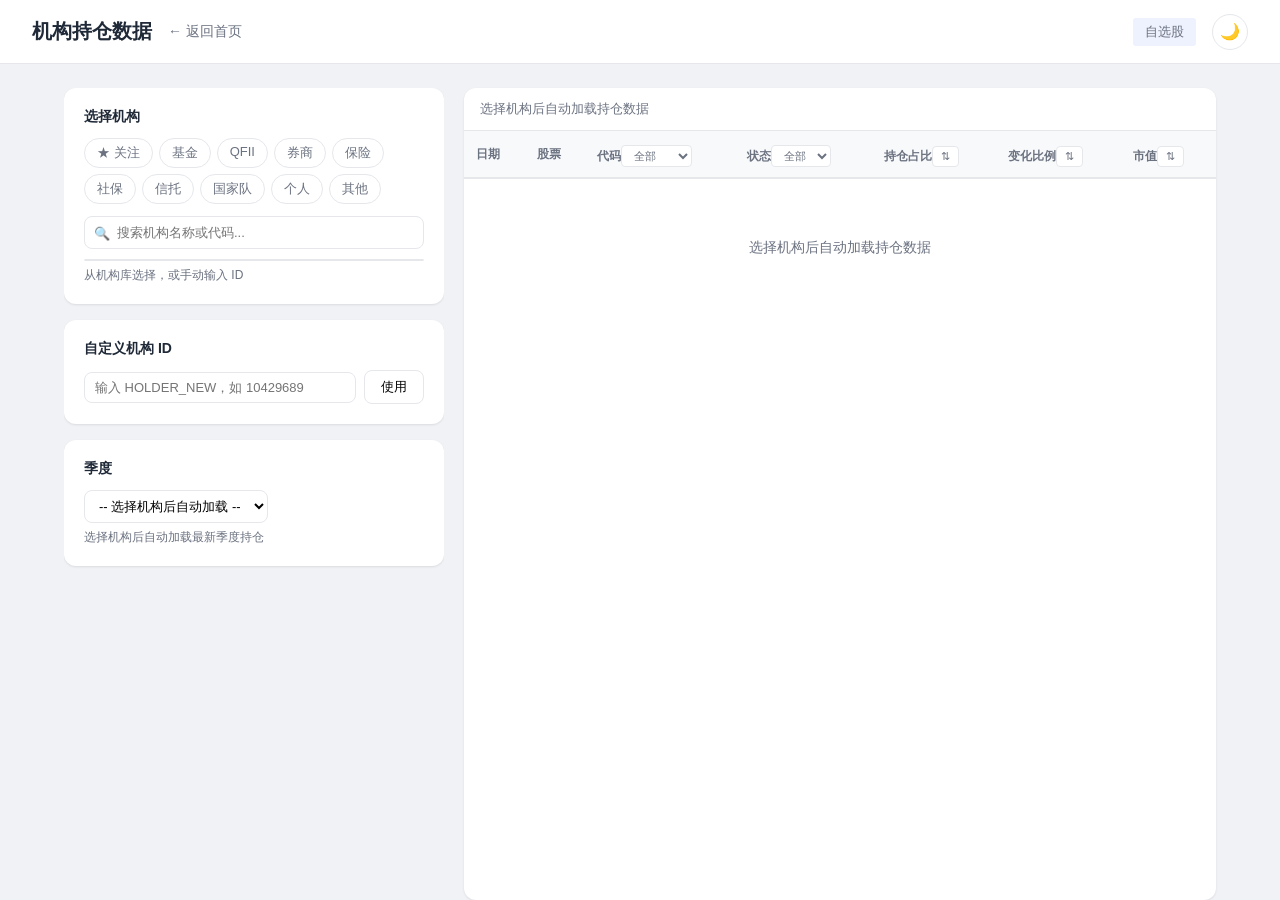
<file: Institutional_Holdings.html>
<!doctype html>
<html lang="zh">
<head>
    <meta charset="UTF-8" />
    <meta name="viewport" content="width=device-width, initial-scale=1.0" />
    <title>机构持仓下载器</title>
    <link rel="stylesheet" href="common.css" />
    <style>
        /* ---- Type tabs ---- */
        .type-tabs { display: flex; flex-wrap: wrap; gap: 6px; margin-bottom: 12px; }
        .type-tab {
            padding: 5px 12px; border-radius: 20px; border: 1px solid var(--border);
            background: var(--card); font-size: 13px; cursor: pointer;
            transition: all .15s; color: var(--text2);
        }
        .type-tab:hover { border-color: var(--primary); color: var(--primary); }
        .type-tab.active { background: var(--primary); color: #fff; border-color: var(--primary); }

        /* ---- Search ---- */
        .search-wrap { position: relative; margin-bottom: 10px; }
        .search-wrap input { width: 100%; padding: 8px 12px 8px 32px; }
        .search-wrap::before {
            content: "🔍"; position: absolute; left: 10px; top: 50%;
            transform: translateY(-50%); font-size: 13px; pointer-events: none;
        }

        /* ---- Holder list ---- */
        .holder-list {
            border: 1px solid var(--border); border-radius: 8px;
            max-height: 260px; overflow-y: auto; font-size: 13px;
        }
        .holder-list .item {
            padding: 8px 12px; cursor: pointer; border-bottom: 1px solid var(--border);
            display: flex; align-items: center; transition: background .1s;
        }
        .holder-list .item:last-child { border-bottom: none; }
        .holder-list .item:hover { background: var(--primary-light); }
        .holder-list .item.selected { background: var(--primary); color: #fff; }
        .holder-list .item .id {
            font-size: 12px; color: var(--text2); flex-shrink: 0; margin-left: 8px;
        }
        .holder-list .item.selected .id { color: rgba(255,255,255,.7); }
        .holder-list .item.selected .type-badge {
            background: rgba(255,255,255,.2); color: rgba(255,255,255,.85);
        }
        .holder-list .name {
            overflow: hidden; text-overflow: ellipsis; white-space: nowrap;
            flex: 1; min-width: 0;
        }
        .holder-list .item:hover .name {
            overflow: visible; white-space: normal; word-break: break-word;
            position: relative; z-index: 1;
        }

        /* ---- Custom row ---- */
        .custom-row { display: flex; gap: 8px; align-items: center; }
        .custom-row input { flex: 1; }

        /* ---- Actions ---- */
        .actions { display: flex; gap: 8px; flex-wrap: wrap; align-items: center; }
        .actions select { min-width: 140px; }

        /* ---- Chart section ---- */
        .chart-section { border-bottom: 1px solid var(--border); flex-shrink: 0; display: none; }
        .chart-section.open { display: block; }

        /* ---- Table filters ---- */
        th .col-filter { display: inline-flex; align-items: center; gap: 4px; margin-top: 4px; }
        th .col-filter select, th .col-filter button {
            padding: 3px 8px; font-size: 11px; border-radius: 4px;
            border: 1px solid var(--border); background: var(--input-bg);
            cursor: pointer; color: var(--text2);
        }
        th .col-filter select { outline: none; max-width: 80px; }
        th .col-filter select:focus { border-color: var(--primary); }
        th .col-filter button:hover { border-color: var(--primary); color: var(--primary); }
        th .col-filter button.active { background: var(--primary); color: #fff; border-color: var(--primary); }

        /* ---- Toast ---- */
        .toast {
            position: fixed; bottom: 24px; left: 50%; transform: translateX(-50%);
            background: var(--primary); color: #fff; padding: 8px 20px;
            border-radius: 8px; font-size: 13px; z-index: 999;
            opacity: 0; transition: opacity .3s; pointer-events: none;
        }
        .toast.show { opacity: 1; }

        /* ---- Mobile toggle button ---- */
        .panel-toggle {
            display: none;
            padding: 8px 16px;
            background: var(--card);
            border-bottom: 1px solid var(--border);
            font-size: 13px;
            cursor: pointer;
            color: var(--primary);
            text-align: center;
        }

        /* ---- Mobile quarter selector (hidden on desktop) ---- */
        .mobile-quarter {
            display: none;
        }

        /* ---- Mobile responsive ---- */
        @media (max-width: 768px) {
            .header {
                padding: 12px 16px;
                height: 52px;
                gap: 10px;
            }
            .header h1 { font-size: 16px; }
            .main {
                flex-direction: column;
                height: calc(100vh - 52px);
                overflow: hidden;
                padding: 0 !important;
            }
            .panel {
                width: 100%;
                overflow: visible;
                max-height: none;
            }
            .panel.collapsed .card {
                display: none;
            }
            .panel.collapsed .card:first-child {
                display: block;
            }
            .panel.collapsed .card:first-child .type-tabs,
            .panel.collapsed .card:first-child .search-wrap,
            .panel.collapsed .card:first-child .holder-list,
            .panel.collapsed .card:first-child .hint {
                display: none;
            }
            .panel-toggle {
                display: block;
            }
            .mobile-quarter {
                display: block;
            }
            .mobile-quarter select {
                font-size: 12px;
                padding: 3px 8px;
            }
            .content {
                border-radius: 0 !important;
                border-top: 1px solid var(--border);
                min-height: 0;
            }
            .table-wrap {
                overflow-x: auto;
            }
            .chart-container {
                height: 350px;
            }
            .holder-list {
                max-height: 200px;
            }
        }
    </style>
</head>
<body>

<div class="header">
    <h1>机构持仓数据</h1>
    <a href="index.html">← 返回首页</a>
    <div style="flex:1"></div>
    <a href="watchlist.html" class="type-badge" style="font-size:13px;padding:5px 12px">自选股</a>
    <button class="theme-btn" onclick="toggleTheme()" id="themeBtn" title="切换主题"></button>
</div>

<div class="main">
    <div class="panel-toggle" id="panelToggle" onclick="togglePanel()">
        ▼ 展开筛选面板
    </div>
    <!-- left panel -->
    <div class="panel">
        <div class="card">
            <div class="card-title">选择机构</div>
            <div class="type-tabs" id="typeTabs">
                <div class="type-tab" data-type="fav" onclick="showFavorites(this)">★ 关注</div>
            </div>
            <div class="search-wrap">
                <input type="text" id="searchInput" placeholder="搜索机构名称或代码..." />
            </div>
            <div class="holder-list" id="holderList"></div>
            <div class="hint" id="holderHint">从机构库选择，或手动输入 ID</div>
        </div>

        <div class="card">
            <div class="card-title">自定义机构 ID</div>
            <div class="custom-row">
                <input type="text" id="customId" placeholder="输入 HOLDER_NEW，如 10429689"
                    onkeydown="if(event.key==='Enter')useCustom()" />
                <button onclick="useCustom()">使用</button>
            </div>
        </div>

        <div class="card">
            <div class="card-title">季度</div>
            <div class="actions">
                <select id="dateSelect"><option value="">-- 选择机构后自动加载 --</option></select>
            </div>
            <div class="hint">选择机构后自动加载最新季度持仓</div>
        </div>
    </div>

    <!-- right panel -->
    <div class="content card" style="padding:0;overflow:hidden">
        <div class="chart-section" id="chartSection">
            <div class="chart-bar">
                <span class="stock-name" id="chartStockName"></span>
                <div style="display:flex;gap:8px;align-items:center">
                    <a id="f10Link" href="#" target="_blank" class="f10-link">F10</a>
                    <button onclick="closeChart()">关闭图表</button>
                </div>
            </div>
            <div class="chart-container" id="tvChartContainer"></div>
        </div>
        <div class="result-header">
            <span class="info" id="resultInfo">选择机构后自动加载持仓数据</span>
            <div class="mobile-quarter">
                <select id="dateSelectMobile"><option value="">-- 季度 --</option></select>
            </div>
            <button class="btn-sm" onclick="exportCSV()" id="btnExport" style="display:none">导出 CSV</button>
        </div>
        <div class="table-wrap">
            <table id="table">
                <thead><tr>
                    <th>日期</th>
                    <th>股票</th>
                    <th>代码<div class="col-filter">
                        <select id="filterBoard" onchange="applyFilters()">
                            <option value="">全部</option><option value="main">主板</option>
                            <option value="cyb">创业板</option><option value="kcb">科创板</option>
                            <option value="bse">北交所</option><option value="b">B股</option>
                        </select>
                    </div></th>
                    <th>状态<div class="col-filter">
                        <select id="filterState" onchange="applyFilters()">
                            <option value="">全部</option><option value="新进">新进</option>
                            <option value="不变">不变</option><option value="加仓">加仓</option>
                            <option value="减仓">减仓</option><option value="平仓">平仓</option>
                        </select>
                    </div></th>
                    <th>持仓占比<div class="col-filter">
                        <button onclick="toggleSort('ratio')" id="sortBtn_ratio" title="排序">⇅</button>
                    </div></th>
                    <th>变化比例<div class="col-filter">
                        <button onclick="toggleSort('change')" id="sortBtn_change" title="排序">⇅</button>
                    </div></th>
                    <th>市值<div class="col-filter">
                        <button onclick="toggleSort('cap')" id="sortBtn_cap" title="排序">⇅</button>
                    </div></th>
                </tr></thead>
                <tbody></tbody>
            </table>
            <div class="empty" id="empty">选择机构后自动加载持仓数据</div>
        </div>
    </div>
</div>

<div class="toast" id="toast"></div>

<script src="common.js"></script>
<script src="https://s3.tradingview.com/tv.js"></script>
<script>
// ---- Mobile panel toggle ----
function togglePanel() {
    const panel = document.querySelector(".panel");
    const toggle = document.getElementById("panelToggle");
    panel.classList.toggle("collapsed");
    toggle.textContent = panel.classList.contains("collapsed")
        ? "▼ 展开筛选面板"
        : "▲ 收起筛选面板";
}

// Collapse panel by default on mobile
if (window.innerWidth <= 768) {
    document.querySelector(".panel").classList.add("collapsed");
}

const searchInput = document.getElementById("searchInput");
const holderList = document.getElementById("holderList");
const dateSelect = document.getElementById("dateSelect");
const dateSelectMobile = document.getElementById("dateSelectMobile");

// Sync the two date selects
dateSelectMobile.addEventListener("change", () => {
    dateSelect.value = dateSelectMobile.value;
    if (dateSelect.value) fetchData();
});
dateSelect.addEventListener("change", () => {
    dateSelectMobile.value = dateSelect.value;
});
const resultInfo = document.getElementById("resultInfo");
const btnExport = document.getElementById("btnExport");
const emptyEl = document.getElementById("empty");
const filterBoard = document.getElementById("filterBoard");
const filterState = document.getElementById("filterState");

let currentData = [];
let allHolders = [];
let selectedId = "";
let holderCache = {};
let sortState = { col: null, dir: 0 };

const TYPES = ["基金","QFII","券商","保险","社保","信托","国家队","个人","其他"];
const HOLDER_BASE = "https://raw.githubusercontent.com/ryanlq/stockdata/main/holders";
const API = "https://datacenter.eastmoney.com/securities/api/data/v1/get";

// ---- Toast ----
let toastTimer;
function showToast(msg) {
    const el = document.getElementById("toast");
    el.textContent = msg; el.classList.add("show");
    clearTimeout(toastTimer);
    toastTimer = setTimeout(() => el.classList.remove("show"), 1500);
}

// ---- Sort ----
const SORT_FIELDS = { ratio: "FREE_HOLDNUM_RATIO", change: "CHANGE_RATIO", cap: "HOLDER_MARKET_CAP" };

function toggleSort(col) {
    if (sortState.col === col) { sortState.dir = (sortState.dir + 1) % 3; if (sortState.dir === 0) sortState.col = null; }
    else { sortState.col = col; sortState.dir = 1; }
    for (const k of Object.keys(SORT_FIELDS)) {
        const b = document.getElementById("sortBtn_" + k);
        if (k === sortState.col) { b.textContent = sortState.dir === 1 ? "↓" : "↑"; b.classList.add("active"); }
        else { b.textContent = "⇅"; b.classList.remove("active"); }
    }
    applyFilters();
}

// ---- Filter ----
function applyFilters() {
    if (!currentData.length) return;
    let rows = currentData;
    if (filterBoard.value) rows = rows.filter(r => getBoard(r.SECURITY_CODE) === filterBoard.value);
    if (filterState.value) rows = rows.filter(r => (r.HOLDER_STATE_NEW || "") === filterState.value);
    if (sortState.col) {
        const field = SORT_FIELDS[sortState.col];
        const dir = sortState.dir === 1 ? -1 : 1;
        rows = [...rows].sort((a, b) => ((a[field] || 0) - (b[field] || 0)) * dir);
    }
    renderTable(rows);
    resultInfo.innerHTML = (() => {
        let base = `${rows.length} / ${currentData.length} 条`;
        if (rows.length < currentData.length) base += ` <span style="color:var(--primary)">已筛选</span>`;
        if (cacheGet(`data_${selectedId}_${dateSelect.value.substring(0,10)}`)) base += `<span class="cache-tag">缓存</span>`;
        return base;
    })();
}

// ---- Favorites (institutions) ----
const FAV_KEY = "stk_favorites";
function getFavs() { try { return JSON.parse(localStorage.getItem(FAV_KEY)) || []; } catch { return []; } }
function saveFavs(l) { localStorage.setItem(FAV_KEY, JSON.stringify(l)); }

function toggleFav(h, event) {
    event.stopPropagation();
    let favs = getFavs();
    const idx = favs.findIndex(f => f.id === h.HOLDER_NEW);
    if (idx >= 0) favs.splice(idx, 1);
    else favs.push({ id: h.HOLDER_NEW, name: h.HOLDER, type: h.HOLDER_TYPE || "" });
    saveFavs(favs);
    renderList();
    showToast(idx >= 0 ? "已取消关注" : "已关注");
}

function showFavorites(btn) {
    document.querySelectorAll(".type-tab").forEach(b => b.classList.remove("active"));
    btn.classList.add("active");
    allHolders = getFavs().map(f => ({ HOLDER: f.name, HOLDER_NEW: f.id, HOLDER_TYPE: f.type || "" }));
    renderList();
}

// ---- Type tabs ----
const typeTabs = document.getElementById("typeTabs");
TYPES.forEach(t => {
    const btn = document.createElement("div");
    btn.className = "type-tab"; btn.textContent = t;
    btn.addEventListener("click", () => selectType(t, btn));
    typeTabs.appendChild(btn);
});

async function selectType(type, btn) {
    document.querySelectorAll(".type-tab").forEach(b => b.classList.remove("active"));
    btn.classList.add("active");
    if (holderCache[type]) { allHolders = holderCache[type]; renderList(); return; }
    const cached = cacheGet("holder_" + type);
    if (cached) { holderCache[type] = cached; allHolders = cached; renderList(); return; }
    try {
        resultInfo.textContent = `加载${type}列表...`;
        const resp = await fetch(`${HOLDER_BASE}/${encodeURIComponent(type)}.json`);
        const data = await resp.json();
        holderCache[type] = data; cacheSet("holder_" + type, data);
        allHolders = data; renderList();
        resultInfo.textContent = "选择机构后自动加载持仓数据";
    } catch (e) { resultInfo.textContent = "加载失败: " + e.message; }
}

function renderList() {
    const kw = searchInput.value.trim().toLowerCase();
    const list = kw ? allHolders.filter(h => h.HOLDER.toLowerCase().includes(kw) || h.HOLDER_NEW.includes(kw)) : allHolders;
    const favs = getFavs();
    holderList.innerHTML = "";
    for (const h of list) {
        const starred = favs.some(f => f.id === h.HOLDER_NEW);
        const typeTag = h.HOLDER_TYPE ? `<span class="type-badge">${h.HOLDER_TYPE}</span>` : "";
        const div = document.createElement("div");
        div.className = "item" + (h.HOLDER_NEW === selectedId ? " selected" : "");
        div.innerHTML = `<span class="star${starred ? " on" : ""}">${starred ? "★" : "☆"}</span>`
            + `<span class="name">${h.HOLDER}</span>${typeTag}<span class="id">${h.HOLDER_NEW}</span>`;
        div.querySelector(".star").addEventListener("click", e => toggleFav(h, e));
        div.addEventListener("click", e => { if (!e.target.classList.contains("star")) selectHolder(h); });
        holderList.appendChild(div);
    }
    document.getElementById("holderHint").textContent =
        kw ? `${list.length} / ${allHolders.length}` : `共 ${allHolders.length} 个机构`;
}

function selectHolder(h) {
    selectedId = h.HOLDER_NEW;
    document.querySelectorAll(".holder-list .item").forEach(el =>
        el.classList.toggle("selected", el.querySelector(".id").textContent === selectedId));
    document.getElementById("customId").value = selectedId;
    resetFilters();
    loadDates().then(() => { if (dateSelect.value) fetchData(); });
    // Collapse panel on mobile after selection
    if (window.innerWidth <= 768) {
        document.querySelector(".panel").classList.add("collapsed");
        document.getElementById("panelToggle").textContent = "▼ 展开筛选面板";
    }
}

searchInput.addEventListener("input", renderList);

function useCustom() {
    const id = document.getElementById("customId").value.trim();
    if (!id) return;
    selectedId = id;
    document.querySelectorAll(".type-tab").forEach(b => b.classList.remove("active"));
    document.querySelectorAll(".holder-list .item").forEach(el => el.classList.remove("selected"));
    resetFilters();
    loadDates().then(() => { if (dateSelect.value) fetchData(); });
}

function resetFilters() {
    filterBoard.value = ""; filterState.value = "";
    sortState = { col: null, dir: 0 };
    for (const k of Object.keys(SORT_FIELDS)) {
        const b = document.getElementById("sortBtn_" + k);
        b.textContent = "⇅"; b.classList.remove("active");
    }
}

// ---- API ----
async function loadDates() {
    if (!selectedId) return;
    const cacheKey = `dates_${selectedId}`;
    const cached = cacheGet(cacheKey);
    if (cached) { fillDates(cached); resultInfo.innerHTML = `${cached.length} 个季度<span class="cache-tag">缓存</span>`; return cached; }
    resultInfo.textContent = "加载季度列表...";
    const url = `${API}?reportName=RPT_F10_EH_FREEHOLDERS&columns=END_DATE&distinct=END_DATE`
        + `&filter=(HOLDER_NEW="${selectedId}")&sortTypes=-1&sortColumns=END_DATE&pageNumber=1&pageSize=100&source=Datacenter&client=PC&v=${Math.random()}`;
    const resp = await fetch(url);
    const rows = (await resp.json()).result?.data?.map(r => r.END_DATE) || [];
    if (!rows.length) { resultInfo.textContent = "未找到该机构的持仓季度数据"; return []; }
    cacheSet(cacheKey, rows); fillDates(rows);
    resultInfo.textContent = `${rows.length} 个季度`; return rows;
}

function fillDates(dates) {
    dateSelect.innerHTML = "";
    dateSelectMobile.innerHTML = "";
    for (const d of dates) {
        const label = d.substring(0, 10);
        const o1 = document.createElement("option"); o1.value = d; o1.textContent = label; dateSelect.appendChild(o1);
        const o2 = document.createElement("option"); o2.value = d; o2.textContent = label; dateSelectMobile.appendChild(o2);
    }
    dateSelectMobile.value = dateSelect.value;
}

dateSelect.addEventListener("change", () => { if (selectedId && dateSelect.value) fetchData(); });

async function fetchData() {
    if (!selectedId || !dateSelect.value) return;
    const endDate = dateSelect.value;
    const cacheKey = `data_${selectedId}_${endDate.substring(0,10)}`;
    const cached = cacheGet(cacheKey);
    if (cached) { currentData = cached; applyFilters(); btnExport.style.display = ""; emptyEl.style.display = "none"; return; }
    let page = 1, all = [];
    while (true) {
        resultInfo.textContent = `抓取第 ${page} 页...`;
        const url = `${API}?reportName=RPT_F10_EH_FREEHOLDERS`
            + `&columns=HOLDER_NEW,SECUCODE,SECURITY_CODE,SECURITY_NAME_ABBR,END_DATE,HOLDER_NAME,FREE_HOLDNUM_RATIO,HOLDER_MARKET_CAP,HOLDER_RANK,HOLDER_STATE_NEW,CHANGE_RATIO`
            + `&filter=(HOLDER_NEW="${selectedId}")(END_DATE='${endDate}')&pageNumber=${page}&pageSize=500&sortTypes=-1&sortColumns=FREE_HOLDNUM_RATIO&source=Datacenter&client=PC&v=${Math.random()}`;
        const rows = (await (await fetch(url)).json()).result?.data || [];
        if (!rows.length) break; all.push(...rows); if (rows.length < 500) break; page++;
    }
    currentData = all; cacheSet(cacheKey, all); applyFilters();
    btnExport.style.display = all.length ? "" : "none";
    emptyEl.style.display = all.length ? "none" : "block";
    resultInfo.textContent = `完成，共 ${all.length} 条`;
}

function renderTable(rows) {
    const tbody = document.querySelector("#table tbody"); tbody.innerHTML = "";
    for (const row of rows) {
        const pct = row.FREE_HOLDNUM_RATIO, chg = row.CHANGE_RATIO;
        const sc = row.SECUCODE || "", sn = (row.SECURITY_NAME_ABBR || "").replace(/'/g, "\\'");
        const watched = isInWatchlist(sc);
        const tr = document.createElement("tr");
        tr.innerHTML = `
        <td>${(row.END_DATE||"").substring(0,10)}</td>
        <td>${row.SECURITY_NAME_ABBR||""}</td>
        <td>
            <a class="stock-link" onclick="openChart('${sc}','${sn}')">${row.SECURITY_CODE||""}</a>
            <span class="star${watched ? " on" : ""}" onclick="toggleWatchlistRow('${sc}','${sn}',this)">${watched ? "★" : "☆"}</span>
        </td>
        <td>${row.HOLDER_STATE_NEW||""}</td>
        <td>${pct != null ? pct.toFixed(2) + "%" : ""}</td>
        <td style="color:${chg > 0 ? "var(--up)" : chg < 0 ? "var(--down)" : ""}">${chg != null ? (chg > 0 ? "+" : "") + chg.toFixed(2) : ""}</td>
        <td>${row.HOLDER_MARKET_CAP != null ? (row.HOLDER_MARKET_CAP / 1e8).toFixed(2) + "亿" : ""}</td>`;
        tbody.appendChild(tr);
    }
}

function toggleWatchlistRow(secucode, name, el) {
    const m = secucode.includes(".SH") ? "SH" : "SZ";
    const added = toggleWatchlist(secucode, name, m);
    el.textContent = added ? "★" : "☆";
    el.classList.toggle("on", added);
    showToast(added ? `已将 ${name} 加入自选` : `已将 ${name} 移出自选`);
    applyFilters(); // re-render to update star states
}

// ---- TradingView ----
let tvWidget = null, currentChartSecucode = "", currentChartName = "";

function openChart(secucode, name) {
    const symbol = secucodeToSymbol(secucode);
    if (!symbol) return;
    currentChartSecucode = secucode; currentChartName = name;
    document.getElementById("chartStockName").textContent = `${name} (${symbol.split(":")[1]})`;
    document.getElementById("f10Link").href = codeToF10Url(secucode);
    document.getElementById("chartSection").classList.add("open");
    const container = document.getElementById("tvChartContainer"); container.innerHTML = "";
    tvWidget = new TradingView.widget({
        autosize: true, symbol, interval: "D", timezone: "Asia/Shanghai",
        theme: getTheme(), style: "1", locale: "zh_CN", enable_publishing: false,
        allow_symbol_change: true, container_id: "tvChartContainer",
        hide_side_toolbar: false, studies: ["MASimple@tv-basicstudies"],
    });
}

function closeChart() {
    document.getElementById("chartSection").classList.remove("open");
    document.getElementById("tvChartContainer").innerHTML = ""; tvWidget = null;
}

// ---- Export ----
function exportCSV() {
    if (!currentData.length) return;
    const headers = Object.keys(currentData[0]);
    const csv = [headers.join(","), ...currentData.map(r => headers.map(h => `"${r[h] ?? ""}"`).join(","))].join("\n");
    const a = document.createElement("a");
    a.href = URL.createObjectURL(new Blob(["﻿" + csv], { type: "text/csv;charset=utf-8;" }));
    a.download = "holder_positions.csv"; a.click();
}
</script>
</body>
</html>
</file>
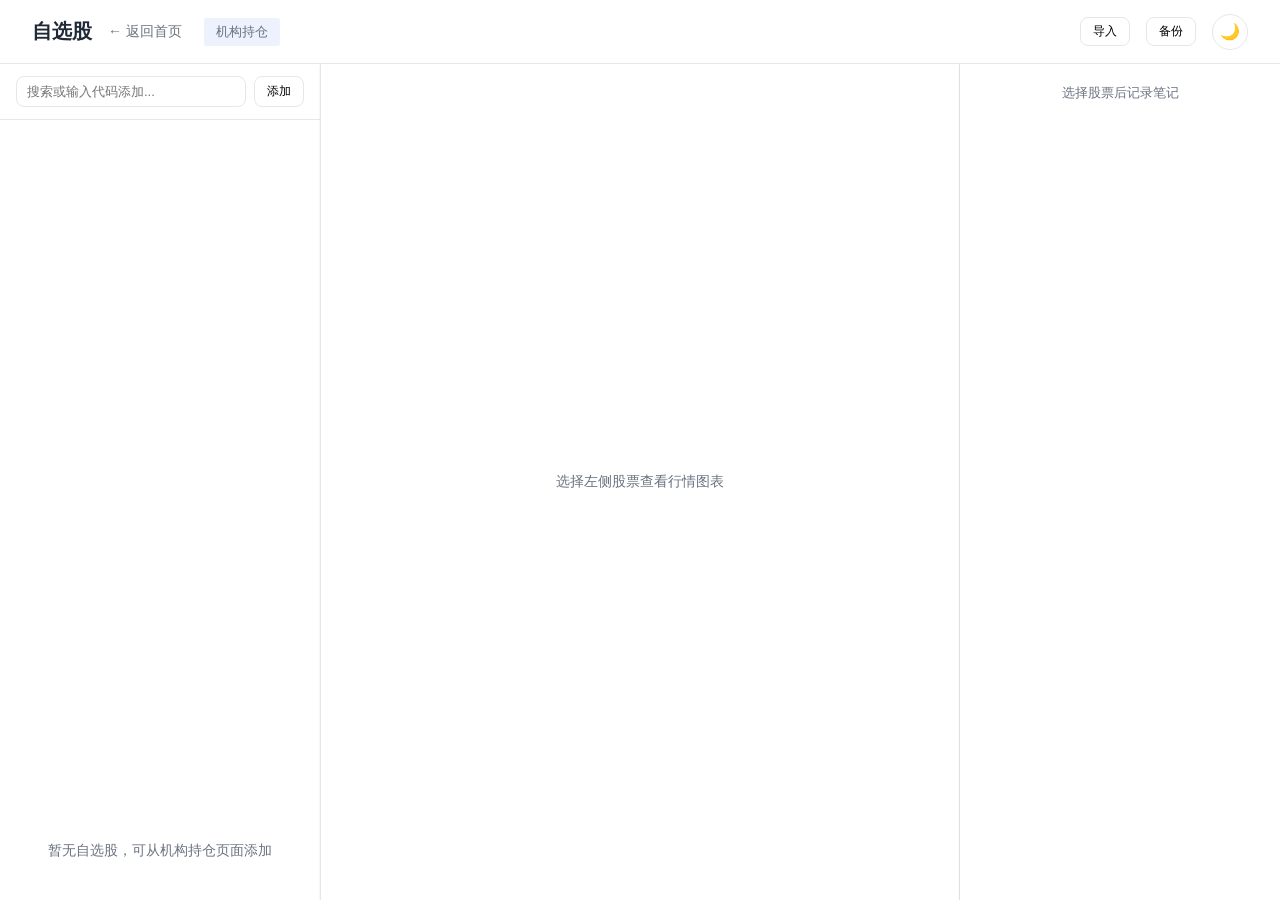
<file: watchlist.html>
<!doctype html>
<html lang="zh">
    <head>
        <meta charset="UTF-8" />
        <meta name="viewport" content="width=device-width, initial-scale=1.0" />
        <title>自选股</title>
        <link rel="stylesheet" href="common.css" />
        <style>
            /* ---- Full-width override ---- */
            body {
                width: 100%;
            }
            .main {
                padding: unset !important;
                gap: unset !important;
                max-width: unset !important;
                width: 100% !important;
            }

            /* ---- Watchlist panel ---- */
            .watchlist-panel {
                width: 320px;
                flex-shrink: 0;
                display: flex;
                flex-direction: column;
                overflow: hidden;
            }
            .wl-search {
                padding: 12px 16px;
                border-bottom: 1px solid var(--border);
                flex-shrink: 0;
                display: flex;
                gap: 8px;
            }
            .wl-search input {
                flex: 1;
            }
            .wl-add-status {
                padding: 6px 16px;
                border-bottom: 1px solid var(--border);
                font-size: 12px;
                color: var(--text2);
                background: var(--primary-light);
                flex-shrink: 0;
                display: none;
            }
            .wl-add-status.show { display: block; }
            .wl-list {
                flex: 1;
                overflow-y: auto;
                font-size: 13px;
            }
            .wl-item {
                padding: 10px 16px;
                border-bottom: 1px solid var(--border);
                display: flex;
                align-items: center;
                gap: 10px;
                cursor: pointer;
                transition: background 0.1s;
            }
            .wl-item:last-child {
                border-bottom: none;
            }
            .wl-item:hover {
                background: var(--primary-light);
            }
            .wl-item.selected {
                background: var(--primary);
                color: #fff;
            }
            .wl-item .wl-info {
                flex: 1;
                min-width: 0;
            }
            .wl-item .wl-name {
                font-weight: 600;
                overflow: hidden;
                text-overflow: ellipsis;
                white-space: nowrap;
            }
            .wl-item .wl-meta {
                font-size: 11px;
                color: var(--text2);
                margin-top: 2px;
                display: flex;
                gap: 6px;
                align-items: center;
            }
            .wl-item .wl-price {
                font-weight: 600;
                font-size: 13px;
            }
            .wl-item .wl-chg {
                font-size: 11px;
            }
            .wl-item .up {
                color: var(--up);
            }
            .wl-item .down {
                color: var(--down);
            }
            .wl-item.selected .wl-price,
            .wl-item.selected .wl-chg,
            .wl-item.selected .wl-cap {
                color: rgba(255, 255, 255, 0.85);
            }
            .wl-item .wl-cap {
                margin-left: auto;
                font-size: 11px;
                color: var(--text2);
            }
            .wl-item.selected .wl-cap {
                color: rgba(255, 255, 255, 0.6);
            }
            .wl-item.selected .wl-meta {
                color: rgba(255, 255, 255, 0.7);
            }
            .wl-item .wl-del {
                margin-left: auto;
                flex-shrink: 0;
                font-size: 12px;
                color: var(--text2);
                cursor: pointer;
                opacity: 0;
                transition: opacity 0.15s, color 0.15s;
                padding: 2px 4px;
                border-radius: 4px;
            }
            .wl-item:hover .wl-del {
                opacity: 1;
            }
            .wl-item .wl-del:hover {
                color: var(--up);
            }
            .wl-item.selected .wl-del {
                color: rgba(255, 255, 255, 0.6);
                opacity: 1;
            }
            .wl-item.selected .wl-del:hover {
                color: #fff;
            }
            .wl-empty {
                padding: 40px 20px;
                text-align: center;
                color: var(--text2);
                font-size: 14px;
            }

            /* ---- Chart (center, fills remaining) ---- */
            .detail {
                flex: 1;
                min-width: 0;
                display: flex;
                flex-direction: column;
                overflow: hidden;
                border-radius: 0;
                border-left: 1px solid var(--border);
                border-right: 1px solid var(--border);
            }
            .chart-bar {
                display: flex;
                justify-content: space-between;
                align-items: center;
                padding: 8px 16px;
                background: var(--chart-bar-bg);
                font-size: 13px;
                color: var(--text2);
                border-bottom: 1px solid var(--border);
                flex-shrink: 0;
            }
            .chart-bar .stock-name {
                font-weight: 600;
                color: var(--text);
                font-size: 14px;
            }
            .chart-bar button {
                padding: 3px 10px;
                font-size: 12px;
            }
            .chart-container {
                flex: 1;
                min-height: 0;
            }
            .empty-detail {
                flex: 1;
                display: flex;
                align-items: center;
                justify-content: center;
                color: var(--text2);
                font-size: 14px;
            }

            /* ---- Notes panel ---- */
            .notes-panel {
                height: 100%;
                width: 320px;
                flex-shrink: 0;
                display: flex;
                flex-direction: column;
                overflow: hidden;
            }
            .notes-header {
                padding: 10px 16px;
                background: var(--chart-bar-bg);
                border-bottom: 1px solid var(--border);
                font-size: 13px;
                font-weight: 600;
                color: var(--text2);
                flex-shrink: 0;
                display: flex;
                justify-content: space-between;
                align-items: center;
            }
            .notes-header .stock-label {
                color: var(--text);
                font-weight: 700;
            }
            #notesContent {
                height: 100%;
            }
            .notes-editor {
                flex: 1;
                padding: 0;
                display: flex;
                height: 100%;
                flex-direction: column;
            }
            .notes-editor textarea {
                flex: 1;
                width: 100%;
                padding: 12px 16px;
                border: none;
                outline: none;
                resize: none;
                font-size: 13px;
                line-height: 1.6;
                font-family: inherit;
                color: var(--text);
                background: var(--card);
            }
            .notes-empty {
                flex: 1;
                display: flex;
                align-items: center;
                justify-content: center;
                color: var(--text2);
                font-size: 13px;
                padding: 20px;
            }

            /* ---- Mobile tab bar (hidden on desktop) ---- */
            .mobile-tabs {
                display: none;
                position: fixed;
                bottom: 0;
                left: 0;
                right: 0;
                height: 50px;
                background: var(--card);
                border-top: 1px solid var(--border);
                z-index: 100;
                align-items: center;
                justify-content: space-around;
            }
            .mobile-tab {
                flex: 1;
                display: flex;
                flex-direction: column;
                align-items: center;
                justify-content: center;
                gap: 2px;
                font-size: 10px;
                color: var(--text2);
                cursor: pointer;
                padding: 4px 0;
                transition: color 0.15s;
                user-select: none;
            }
            .mobile-tab svg {
                width: 20px;
                height: 20px;
            }
            .mobile-tab.active {
                color: var(--primary);
            }

            /* ---- Mobile responsive ---- */
            @media (max-width: 768px) {
                .header {
                    padding: 12px 16px;
                    height: 52px;
                    gap: 10px;
                }
                .header h1 { font-size: 16px; }
                .header .mobile-hide { display: none; }
                .main {
                    padding-bottom: 50px;
                }
                .mobile-tabs {
                    display: flex;
                }
                .watchlist-panel,
                .detail,
                .notes-panel {
                    width: 100% !important;
                    border-left: none !important;
                    border-right: none !important;
                }
                .main {
                    flex-direction: column;
                    height: calc(100vh - 52px);
                    overflow: hidden;
                }
                .watchlist-panel,
                .detail,
                .notes-panel {
                    display: none;
                }
                .main.tab-list .watchlist-panel,
                .main.tab-chart .detail,
                .main.tab-notes .notes-panel {
                    display: flex;
                }
                .main.tab-chart .detail {
                    min-height: calc(100vh - 52px - 50px);
                }
                .chart-container {
                    min-height: calc(100vh - 52px - 50px - 40px);
                }
                .wl-item .wl-del {
                    opacity: 1;
                }
            }
        </style>
    </head>
    <body>
        <div class="header">
            <h1>自选股</h1>
            <a href="index.html">← 返回首页</a>
            <a
                href="Institutional_Holdings.html"
                class="type-badge mobile-hide"
                style="font-size: 13px; padding: 5px 12px"
                >机构持仓</a
            >
            <div style="flex: 1"></div>
            <button onclick="importBackup()" class="mobile-hide" style="font-size:12px;padding:5px 12px">导入</button>
            <button onclick="exportBackup()" class="mobile-hide" style="font-size:12px;padding:5px 12px">备份</button>
            <input type="file" id="importFile" accept=".json" style="display:none" onchange="handleImport(event)">
            <button
                class="theme-btn"
                onclick="toggleTheme()"
                id="themeBtn"
                title="切换主题"
            ></button>
        </div>

        <div class="main">
            <!-- col 1: watchlist -->
            <div
                class="watchlist-panel card"
                style="padding: 0; overflow: hidden; border-radius: 0"
            >
                <div class="wl-search">
                    <input
                        type="text"
                        id="searchInput"
                        placeholder="搜索或输入代码添加..."
                        oninput="renderWatchlist()"
                        onkeydown="if(event.key==='Enter')addStock()"
                    />
                    <button onclick="addStock()" style="padding:6px 12px;font-size:12px">添加</button>
                </div>
                <div class="wl-add-status" id="addStatus"></div>
                <div class="wl-list" id="wlList"></div>
                <div class="wl-empty" id="wlEmpty">
                    暂无自选股，可从机构持仓页面添加
                </div>
            </div>

            <!-- col 2: chart -->
            <div
                class="detail card"
                style="padding: 0; overflow: hidden; border-radius: 0"
            >
                <div
                    id="chartArea"
                    style="
                        display: none;
                        flex: 1;
                        flex-direction: column;
                        min-height: 0;
                    "
                >
                    <div class="chart-bar">
                        <span class="stock-name" id="chartStockName"></span>
                        <div
                            style="display: flex; gap: 8px; align-items: center"
                        >
                            <a
                                id="f10Link"
                                href="#"
                                target="_blank"
                                class="f10-link"
                                >F10</a
                            >
                            <button onclick="deselectStock()">收起</button>
                        </div>
                    </div>
                    <div class="chart-container" id="tvChartContainer"></div>
                </div>
                <div class="empty-detail" id="emptyDetail">
                    选择左侧股票查看行情图表
                </div>
            </div>

            <!-- col 3: notes -->
            <div
                class="notes-panel card"
                style="padding: 0; overflow: hidden; border-radius: 0"
            >
                <div id="notesContent">
                    <div class="notes-empty" id="notesEmpty">
                        选择股票后记录笔记
                    </div>
                </div>
            </div>
        </div>

        <!-- Mobile tab bar -->
        <div class="mobile-tabs" id="mobileTabs">
            <div class="mobile-tab active" onclick="switchTab('list')">
                <svg viewBox="0 0 24 24" fill="none" stroke="currentColor" stroke-width="2"><path d="M4 6h16M4 12h16M4 18h16"/></svg>
                <span>自选</span>
            </div>
            <div class="mobile-tab" onclick="switchTab('chart')">
                <svg viewBox="0 0 24 24" fill="none" stroke="currentColor" stroke-width="2"><polyline points="22 12 18 12 15 21 9 3 6 12 2 12"/></svg>
                <span>图表</span>
            </div>
            <div class="mobile-tab" onclick="switchTab('notes')">
                <svg viewBox="0 0 24 24" fill="none" stroke="currentColor" stroke-width="2"><path d="M14 2H6a2 2 0 0 0-2 2v16a2 2 0 0 0 2 2h12a2 2 0 0 0 2-2V8z"/><polyline points="14 2 14 8 20 8"/><line x1="16" y1="13" x2="8" y2="13"/><line x1="16" y1="17" x2="8" y2="17"/></svg>
                <span>笔记</span>
            </div>
            <div class="mobile-tab" onclick="switchTab('more')">
                <svg viewBox="0 0 24 24" fill="none" stroke="currentColor" stroke-width="2"><circle cx="12" cy="12" r="1"/><circle cx="12" cy="5" r="1"/><circle cx="12" cy="19" r="1"/></svg>
                <span>更多</span>
            </div>
        </div>

        <div class="toast" id="toast"></div>

        <script src="common.js"></script>
        <script src="https://s3.tradingview.com/tv.js"></script>
        <script>
            const wlList = document.getElementById("wlList");
            const searchInput = document.getElementById("searchInput");
            let selectedCode = "";
            let tvWidget = null;
            let saveTimer = null;

            // ---- Notes (getNote/saveNote from common.js) ----

            function renderNotesPanel(secucode) {
                const content = document.getElementById("notesContent");
                if (!secucode) {
                    content.innerHTML =
                        '<div class="notes-empty">选择股票后记录笔记</div>';
                    return;
                }
                const [code] = secucode.split(".");
                const note = getNote(secucode);
                content.innerHTML = `
                    <div class="notes-header">
                        <span>笔记 <span class="stock-label">${code}</span></span>
                        <span style="font-weight:400;font-size:11px" id="noteStatus"></span>
                    </div>
                    <div class="notes-editor">
                        <textarea id="noteTextarea" placeholder="在此记录分析笔记...&#10;&#10;支持多行文本，自动保存"
                            oninput="onNoteInput()">${note}</textarea>
                    </div>`;
            }

            function onNoteInput() {
                clearTimeout(saveTimer);
                const status = document.getElementById("noteStatus");
                if (status) status.textContent = "编辑中...";
                saveTimer = setTimeout(() => {
                    const textarea = document.getElementById("noteTextarea");
                    if (textarea && selectedCode) {
                        saveNote(selectedCode, textarea.value);
                        const s = document.getElementById("noteStatus");
                        if (s) s.textContent = "已保存";
                        setTimeout(() => {
                            if (s) s.textContent = "";
                        }, 1500);
                    }
                }, 500);
            }

            // ---- Toast ----
            let toastTimer;
            function showToast(msg) {
                const el = document.getElementById("toast");
                el.textContent = msg;
                el.classList.add("show");
                clearTimeout(toastTimer);
                toastTimer = setTimeout(
                    () => el.classList.remove("show"),
                    1500,
                );
            }

            // ---- Format helpers ----
            function fmtPrice(v) {
                if (v == null || isNaN(v)) return "--";
                return v.toFixed(2);
            }
            function fmtCap(v) {
                if (!v) return "--";
                if (v >= 10000) return (v / 10000).toFixed(1) + "万亿";
                return v.toFixed(1) + "亿";
            }

            // ---- Batch fetch quotes ----
            async function batchFetchQuotes(codes) {
                if (!codes.length) return {};
                // Check cache first, collect misses
                const cached = {};
                const miss = [];
                for (const c of codes) {
                    const d = cacheGet("info2_" + c);
                    if (d) cached[c] = d;
                    else miss.push(c);
                }
                if (miss.length) {
                    const keys = miss.map(c => codeToTencentKey(c)).join(",");
                    const resp = await fetch(`https://qt.gtimg.cn/q=${keys}`);
                    const buf = await resp.arrayBuffer();
                    const text = new TextDecoder("gbk").decode(buf);
                    for (const line of text.split(";")) {
                        const m = line.match(/"(.+)"/);
                        if (!m) continue;
                        const p = m[1].split("~");
                        if (p.length < 10) continue;
                        const info = {
                            code: p[2], name: p[1],
                            price: parseFloat(p[3]),
                            change: parseFloat(p[4]),
                            changePct: parseFloat(p[5]),
                            marketCap: p[9] ? parseFloat(p[9]) : null,
                        };
                        cached[info.code] = info;
                        cacheSet("info2_" + info.code, info);
                    }
                }
                return cached;
            }

            // ---- Watchlist ----
            let quotesMap = {};
            async function renderWatchlist() {
                const kw = searchInput.value.trim().toLowerCase();
                let list = getWatchlist();
                if (kw)
                    list = list.filter(
                        (s) =>
                            s.name.toLowerCase().includes(kw) ||
                            s.secucode.includes(kw),
                    );

                document.getElementById("wlEmpty").style.display = list.length
                    ? "none"
                    : "block";
                wlList.innerHTML = "";

                // Fetch quotes for all visible stocks
                const codes = list.map(s => s.secucode.split(".")[0]);
                quotesMap = await batchFetchQuotes(codes);

                for (const s of list) {
                    const [code] = s.secucode.split(".");
                    const board = getBoardLabel(code);
                    const q = quotesMap[code] || {};
                    const priceHtml = q.price != null
                        ? `<span class="wl-price ${q.change >= 0 ? "up" : "down"}">${fmtPrice(q.price)}</span>
                           <span class="wl-chg ${q.change >= 0 ? "up" : "down"}">${q.changePct >= 0 ? "+" : ""}${q.changePct.toFixed(2)}%</span>`
                        : "";
                    const capHtml = q.marketCap != null
                        ? `<span class="wl-cap">${fmtCap(q.marketCap)}</span>`
                        : "";

                    const div = document.createElement("div");
                    div.className =
                        "wl-item" +
                        (s.secucode === selectedCode ? " selected" : "");
                    div.innerHTML = `
                        <div class="wl-info">
                            <div class="wl-name">${s.name}</div>
                            <div class="wl-meta">
                                <span>${code}</span>
                                <span class="type-badge">${board}</span>
                                ${priceHtml}${capHtml}
                            </div>
                        </div>
                        <span class="wl-del" title="删除">✕</span>`;
                    div.querySelector(".wl-del").addEventListener(
                        "click",
                        (e) => {
                            e.stopPropagation();
                            removeStock(s);
                        },
                    );
                    div.addEventListener("click", () => selectStock(s));
                    wlList.appendChild(div);
                }
            }

            function removeStock(s) {
                toggleWatchlist(s.secucode, s.name, s.market);
                showToast(`已将 ${s.name} 移出自选`);
                if (selectedCode === s.secucode) deselectStock();
                renderWatchlist(); // async but no need to await
            }

            function selectStock(s) {
                selectedCode = s.secucode;
                renderWatchlist();

                // Mobile: auto-switch to chart tab
                if (window.innerWidth <= 768) {
                    switchTab("chart");
                }

                const symbol = secucodeToSymbol(s.secucode);
                if (!symbol) return;

                const [code] = s.secucode.split(".");
                document.getElementById("chartStockName").textContent =
                    `${s.name} (${code})`;
                document.getElementById("f10Link").href = codeToF10Url(
                    s.secucode,
                );
                document.getElementById("emptyDetail").style.display = "none";

                const chartArea = document.getElementById("chartArea");
                chartArea.style.display = "flex";

                const container = document.getElementById("tvChartContainer");
                container.innerHTML = "";

                tvWidget = new TradingView.widget({
                    autosize: true,
                    symbol,
                    interval: "D",
                    timezone: "Asia/Shanghai",
                    theme: getTheme(),
                    style: "1",
                    locale: "zh_CN",
                    enable_publishing: false,
                    allow_symbol_change: true,
                    container_id: "tvChartContainer",
                    hide_side_toolbar: false,
                    studies: ["MASimple@tv-basicstudies"],
                });

                renderNotesPanel(s.secucode);
            }

            function deselectStock() {
                selectedCode = "";
                document.getElementById("chartArea").style.display = "none";
                document.getElementById("tvChartContainer").innerHTML = "";
                document.getElementById("emptyDetail").style.display = "flex";
                tvWidget = null;
                renderNotesPanel(null);
                renderWatchlist();
            }

            // ---- Stock info (Tencent API) ----
            function codeToTencentKey(code) {
                const c = String(code);
                if (c.startsWith("6") || c.startsWith("900")) return "s_sh" + c;
                if (c.startsWith("8") || c.startsWith("43")) return "s_bj" + c;
                return "s_sz" + c;
            }

            function codeToMarket(code) {
                const c = String(code);
                if (c.startsWith("6") || c.startsWith("688") || c.startsWith("900")) return "SH";
                if (c.startsWith("8") || c.startsWith("43")) return "BJ";
                return "SZ";
            }

            async function fetchStockInfo(code) {
                const cacheKey = "info2_" + code;
                const cached = cacheGet(cacheKey);
                if (cached) return cached;

                const key = codeToTencentKey(code);
                const resp = await fetch(`https://qt.gtimg.cn/q=${key}`);
                const buf = await resp.arrayBuffer();
                const text = new TextDecoder("gbk").decode(buf);
                // Parse: v_s_sh600519="1~贵州茅台~600519~1332.95~..."
                const match = text.match(/"(.+)"/);
                if (!match) return null;

                const parts = match[1].split("~");
                if (parts.length < 7) return null;

                const info = {
                    code: parts[2],
                    name: parts[1],
                    price: parseFloat(parts[3]),
                    change: parseFloat(parts[4]),
                    changePct: parseFloat(parts[5]),
                    volume: parseInt(parts[6]),
                    amount: parseFloat(parts[7]),
                    marketCap: parts[9] ? parseFloat(parts[9]) : null,
                };
                cacheSet(cacheKey, info);
                return info;
            }

            // ---- Add stock by code ----
            async function addStock() {
                const input = document.getElementById("searchInput");
                let code = input.value.trim();
                if (!code) return;
                input.value = "";

                const statusEl = document.getElementById("addStatus");
                statusEl.textContent = "查询中...";
                statusEl.classList.add("show");

                try {
                    code = code.replace(/\D/g, "");
                    if (!/^\d{6}$/.test(code)) throw new Error("请输入6位股票代码");

                    const market = codeToMarket(code);
                    const secucode = `${code}.${market}`;

                    if (isInWatchlist(secucode)) throw new Error("该股票已在自选中");

                    const info = await fetchStockInfo(code);
                    if (!info || !info.name) throw new Error("未找到该股票");

                    toggleWatchlist(secucode, info.name, market);
                    renderWatchlist();
                    showToast(`已添加 ${info.name}`);
                    statusEl.textContent = `✓ ${info.name} 已添加`;
                    statusEl.style.color = "var(--down)";
                    setTimeout(() => {
                        statusEl.classList.remove("show");
                        statusEl.style.color = "";
                    }, 1500);
                } catch (e) {
                    statusEl.textContent = e.message || "添加失败";
                    statusEl.style.color = "var(--up)";
                    setTimeout(() => {
                        statusEl.classList.remove("show");
                        statusEl.style.color = "";
                    }, 2000);
                }
            }

            // ---- Backup & Import ----
            function exportBackup() {
                const data = {
                    version: 1,
                    exportedAt: new Date().toISOString(),
                    watchlist: getWatchlist(),
                    notes: JSON.parse(localStorage.getItem(NOTES_KEY) || "{}"),
                };
                const blob = new Blob([JSON.stringify(data, null, 2)], { type: "application/json" });
                const a = document.createElement("a");
                a.href = URL.createObjectURL(blob);
                const d = new Date();
                const ts = `${d.getFullYear()}${String(d.getMonth()+1).padStart(2,"0")}${String(d.getDate()).padStart(2,"0")}`;
                a.download = `自选股备份_${ts}.json`;
                a.click();
                URL.revokeObjectURL(a.href);
                showToast("备份文件已下载");
            }

            function importBackup() {
                document.getElementById("importFile").click();
            }

            function handleImport(event) {
                const file = event.target.files[0];
                if (!file) return;
                const reader = new FileReader();
                reader.onload = (e) => {
                    try {
                        const data = JSON.parse(e.target.result);
                        if (!data.watchlist || !Array.isArray(data.watchlist)) {
                            throw new Error("无效的备份文件");
                        }
                        // Merge watchlist: add missing stocks
                        const existing = getWatchlist();
                        const existSet = new Set(existing.map(s => s.secucode));
                        let added = 0;
                        for (const s of data.watchlist) {
                            if (!existSet.has(s.secucode)) {
                                existing.push(s);
                                added++;
                            }
                        }
                        saveWatchlist(existing);

                        // Merge notes
                        const importedNotes = data.notes || {};
                        let allNotes; try { allNotes = JSON.parse(localStorage.getItem(NOTES_KEY) || "{}"); } catch { allNotes = {}; }
                        let noteAdded = 0;
                        for (const [k, v] of Object.entries(importedNotes)) {
                            if (!allNotes[k]) { allNotes[k] = v; noteAdded++; }
                        }
                        localStorage.setItem(NOTES_KEY, JSON.stringify(allNotes));

                        renderWatchlist();
                        if (selectedCode) renderNotesPanel(selectedCode);
                        showToast(`已导入 ${added} 只股票, ${noteAdded} 条笔记`);
                    } catch (err) {
                        showToast("导入失败: " + (err.message || "文件格式错误"));
                    }
                };
                reader.readAsText(file);
                event.target.value = ""; // reset for re-import
            }

            // ---- Mobile tab switching ----
            let currentTab = "list";
            function switchTab(tab) {
                if (tab === "more") {
                    // Show action sheet for backup/import
                    if (confirm("选择操作：\n确定 = 备份导出\n取消 = 导入数据")) {
                        exportBackup();
                    } else {
                        importBackup();
                    }
                    return;
                }
                currentTab = tab;
                const main = document.querySelector(".main");
                main.classList.remove("tab-list", "tab-chart", "tab-notes");
                main.classList.add("tab-" + tab);

                // Update tab bar active state
                document.querySelectorAll(".mobile-tab").forEach((el, i) => {
                    const tabs = ["list", "chart", "notes", "more"];
                    el.classList.toggle("active", tabs[i] === tab);
                });

                // Auto-select first stock when switching to chart/notes on mobile
                if (tab === "chart" || tab === "notes") {
                    if (!selectedCode) {
                        const list = getWatchlist();
                        if (list.length) selectStock(list[0]);
                    }
                }

                // Re-render chart if switching to chart tab (widget needs visible container)
                if (tab === "chart" && selectedCode) {
                    setTimeout(() => {
                        const container = document.getElementById("tvChartContainer");
                        if (container) {
                            const iframe = container.querySelector("iframe");
                            if (iframe) {
                                // Trigger resize
                                window.dispatchEvent(new Event("resize"));
                            }
                        }
                    }, 100);
                }
            }

            // ---- Init ----
            renderWatchlist();
        </script>
    </body>
</html>
</file>
<file: common.css>
/* ===== 股市工具公共样式 ===== */

/* ---- CSS Variables ---- */
:root {
    --primary: #4f6ef7;
    --primary-light: #eef1fe;
    --bg: #f0f2f5;
    --card: #fff;
    --text: #1f2937;
    --text2: #6b7280;
    --border: #e5e7eb;
    --radius: 12px;
    --shadow: 0 1px 3px rgba(0, 0, 0, 0.06), 0 1px 2px rgba(0, 0, 0, 0.04);
    --th-bg: #f8f9fb;
    --chart-bar-bg: #f8f9fb;
    --cache-bg: #e0f2fe;
    --cache-text: #0369a1;
    --up: #e53e3e;
    --down: #38a169;
    --input-bg: #fff;
}
[data-theme="dark"] {
    --primary: #354990;
    --primary-light: rgba(107, 138, 247, 0.12);
    --bg: #111318;
    --card: #1a1d26;
    --text: #e1e4ea;
    --text2: #8b8fa3;
    --border: #2a2d38;
    --shadow: 0 1px 3px rgba(0, 0, 0, 0.3), 0 1px 2px rgba(0, 0, 0, 0.2);
    --th-bg: #1f222d;
    --chart-bar-bg: #1f222d;
    --cache-bg: #1e2d4a;
    --cache-text: #6bb5f7;
    --up: #f87171;
    --down: #4ade80;
    --input-bg: #14161e;
}
[data-theme="dark"] button,
[data-theme="dark"] select,
[data-theme="dark"] input {
    color: var(--text);
    background: var(--card);
}
[data-theme="dark"] select option {
    background: var(--card);
    color: var(--text);
}

/* ---- Reset ---- */
* {
    box-sizing: border-box;
    margin: 0;
    padding: 0;
}
body {
    font-family: -apple-system, "Microsoft YaHei", "PingFang SC", sans-serif;
    background: var(--bg);
    color: var(--text);
    min-height: 100vh;
}

/* ---- Scrollbar ---- */
::-webkit-scrollbar {
    width: 6px;
    height: 6px;
}
::-webkit-scrollbar-track {
    background: transparent;
    border-radius: 4px;
}
::-webkit-scrollbar-thumb {
    background: rgba(0, 0, 0, 0.2);
    border-radius: 4px;
}
::-webkit-scrollbar-thumb:hover {
    background: rgba(0, 0, 0, 0.35);
}
::-webkit-scrollbar-thumb:active {
    background: rgba(0, 0, 0, 0.45);
}
[data-theme="dark"] ::-webkit-scrollbar-thumb {
    background: rgba(255, 255, 255, 0.2);
}
[data-theme="dark"] ::-webkit-scrollbar-thumb:hover {
    background: rgba(255, 255, 255, 0.35);
}
[data-theme="dark"] ::-webkit-scrollbar-thumb:active {
    background: rgba(255, 255, 255, 0.45);
}
* {
    scrollbar-width: thin;
    scrollbar-color: rgba(0, 0, 0, 0.2) transparent;
}
[data-theme="dark"] * {
    scrollbar-color: rgba(255, 255, 255, 0.2) transparent;
}

/* ---- Header ---- */
.header {
    background: var(--card);
    border-bottom: 1px solid var(--border);
    padding: 20px 32px;
    display: flex;
    align-items: center;
    gap: 16px;
    height: 64px;
    flex-shrink: 0;
}
.header h1 {
    font-size: 20px;
    font-weight: 600;
}
.header a {
    color: var(--text2);
    text-decoration: none;
    font-size: 14px;
}
.header a:hover {
    color: var(--primary);
}
.theme-btn {
    font-size: 16px;
    padding: 6px 10px;
    border-radius: 50%;
    width: 36px;
    height: 36px;
    display: flex;
    align-items: center;
    justify-content: center;
    border: 1px solid var(--border);
    background: var(--card);
    cursor: pointer;
    transition: all 0.15s;
}
.theme-btn:hover {
    border-color: var(--primary);
}

/* ---- Layout ---- */
.main {
    max-width: 1200px;
    margin: 0 auto;
    padding: 24px 24px 0;
    display: flex;
    gap: 20px;
    height: calc(100vh - 64px);
    overflow: hidden;
}
.panel {
    width: 380px;
    flex-shrink: 0;
    display: flex;
    flex-direction: column;
    gap: 16px;
    overflow-y: auto;
    padding-bottom: 24px;
}
.content {
    flex: 1;
    min-width: 0;
    display: flex;
    flex-direction: column;
    overflow: hidden;
}

/* ---- Card ---- */
.card {
    background: var(--card);
    border-radius: var(--radius);
    box-shadow: var(--shadow);
    padding: 20px;
}
.card-title {
    font-size: 14px;
    font-weight: 600;
    margin-bottom: 12px;
}

/* ---- Buttons ---- */
button {
    padding: 7px 16px;
    border-radius: 8px;
    border: 1px solid var(--border);
    background: var(--card);
    font-size: 13px;
    cursor: pointer;
    transition: all 0.15s;
}
button:hover {
    border-color: var(--primary);
    color: var(--primary);
}
button.primary {
    background: var(--primary);
    color: #fff;
    border-color: var(--primary);
}
button.primary:hover {
    opacity: 0.9;
}
.btn-sm {
    padding: 5px 12px;
    font-size: 12px;
}

/* ---- Inputs ---- */
input[type="text"],
select {
    padding: 7px 10px;
    border: 1px solid var(--border);
    border-radius: 8px;
    font-size: 13px;
    outline: none;
    background: var(--input-bg);
    transition: border 0.15s;
}
input[type="text"]:focus,
select:focus {
    border-color: var(--primary);
}

/* ---- Star button ---- */
.star {
    font-size: 14px;
    cursor: pointer;
    flex-shrink: 0;
    margin-right: 6px;
    opacity: 0.3;
    transition: opacity 0.15s;
    user-select: none;
}
.star:hover {
    opacity: 0.7;
}
.star.on {
    opacity: 1;
}

/* ---- Tags ---- */
.type-badge {
    font-size: 10px;
    padding: 1px 5px;
    border-radius: 3px;
    background: var(--primary-light);
    color: var(--primary);
    flex-shrink: 0;
    margin-left: 6px;
    white-space: nowrap;
}
.cache-tag {
    font-size: 11px;
    background: var(--cache-bg);
    color: var(--cache-text);
    padding: 1px 6px;
    border-radius: 4px;
    margin-left: 6px;
}

/* ---- Chart ---- */
.chart-bar {
    display: flex;
    justify-content: space-between;
    align-items: center;
    padding: 8px 16px;
    background: var(--chart-bar-bg);
    font-size: 13px;
    color: var(--text2);
}
.chart-bar .stock-name {
    font-weight: 600;
    color: var(--text);
    font-size: 14px;
}
.chart-bar button {
    padding: 3px 10px;
    font-size: 12px;
}
.chart-container {
    height: 400px;
}
.f10-link {
    font-size: 12px;
    color: var(--primary);
    text-decoration: none;
    padding: 3px 10px;
    border: 1px solid var(--primary);
    border-radius: 4px;
}
.f10-link:hover {
    opacity: 0.8;
}

/* ---- Table ---- */
.table-wrap {
    overflow: auto;
    flex: 1;
}
table {
    width: 100%;
    border-collapse: collapse;
    font-size: 13px;
}
th {
    background: var(--th-bg);
    padding: 10px 12px;
    text-align: left;
    font-weight: 600;
    font-size: 12px;
    color: var(--text2);
    border-bottom: 2px solid var(--border);
    position: sticky;
    top: 0;
    z-index: 1;
    white-space: nowrap;
}
td {
    padding: 10px 12px;
    border-bottom: 1px solid var(--border);
    white-space: nowrap;
}
tr:hover td {
    background: var(--primary-light);
}
.empty {
    text-align: center;
    padding: 60px 20px;
    color: var(--text2);
    font-size: 14px;
}
.stock-link {
    color: var(--primary);
    text-decoration: none;
    cursor: pointer;
}
.stock-link:hover {
    text-decoration: underline;
}

/* ---- Hint ---- */
.hint {
    font-size: 12px;
    color: var(--text2);
    margin-top: 6px;
}

/* ---- Result header ---- */
.result-header {
    display: flex;
    justify-content: space-between;
    align-items: center;
    padding: 12px 16px;
    border-bottom: 1px solid var(--border);
    flex-shrink: 0;
}
.result-header .info {
    font-size: 13px;
    color: var(--text2);
}

/* ---- Responsive ---- */
@media (max-width: 860px) {
    .main {
        flex-direction: column;
        height: auto;
        overflow: auto;
    }
    .panel {
        width: 100%;
        overflow: visible;
    }
}
</file>
